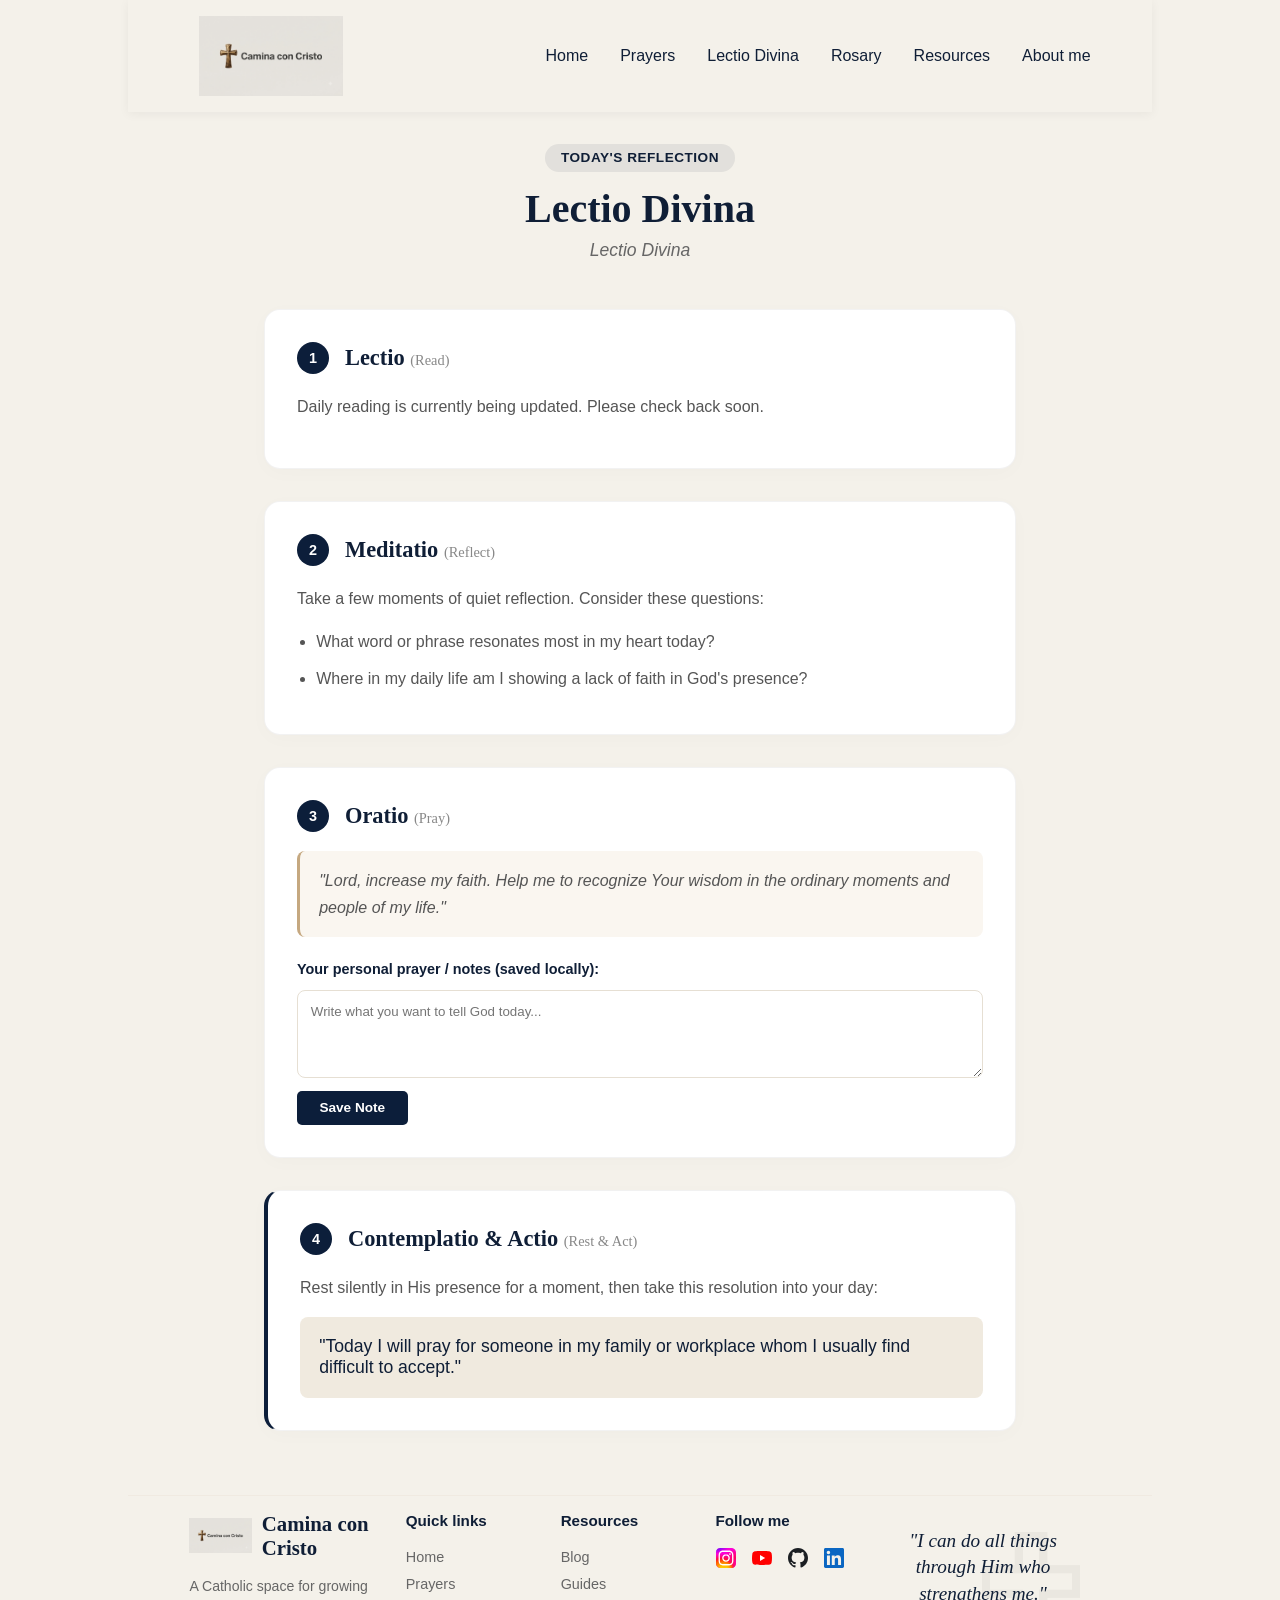
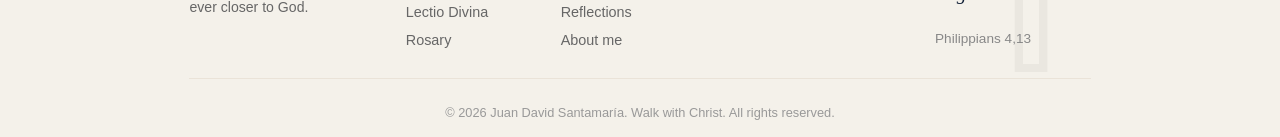
<file: lectio.html>
<!DOCTYPE html>
<html lang="en">
  <head>
    <meta charset="UTF-8" />
    <meta name="viewport" content="width=device-width, initial-scale=1.0" />
    <title>Lectio Divina - Daily Catholic Prayer</title>
    <link rel="stylesheet" href="./css/styles.css" />
    <link rel="stylesheet" href="./css/lectio.css">
  </head>
<body class="container">

  <!-- HEADER / NAVBAR -->
    <header class="item header-nav">
      <img
        src="/assets/images/logo/logo.png"
        alt="Walk with Cristo"
        class="header-logo"
      />
      <!-- Botón de hamburguesa que solo se verá en pantallas chicas -->
      <button class="menu-toggle" aria-label="Abrir menú">&#9776;</button>
      <nav class="header-nav-menu">
        <ul>
          <li><a href="./index.html">Home</a></li>
          <li><a href="./prayers.html">Prayers</a></li>
          <li><a href="./lectio.html">Lectio Divina</a></li>
          <li><a href="./rosary.html">Rosary</a></li>
          <li><a href="./resources.html">Resources</a></li>
          <li>
            <a href="https://jdsg.netlify.app/" target="_blank">About me</a>
          </li>
        </ul>
      </nav>
    </header>

  <main class="lectio-main">
    <!-- HERO SECTION -->
    <section class="lectio-hero">
      <span class="liturgical-badge" id="liturgical-date">Friday, XVII Week of Ordinary Time</span>
      <h1>Lectio Divina</h1>
      <p class="scripture-ref" id="gospel-ref">Matthew 13:54-58</p>
    </section>

    <!-- CONTAINER DE PASOS -->
    <div class="lectio-container">

      <!-- PASO 1: LECTIO -->
      <section class="lectio-step-card">
        <div class="step-header">
          <span class="step-number">1</span>
          <h2>Lectio <small>(Read)</small></h2>
        </div>
        <div class="step-content" id="gospel-text">
          <p>Jesus came to his native place and taught the people in their synagogue in such a way that they were astonished and said, "Where did this man get such wisdom and mighty deeds?"</p>
          <p>And they took offense at him. But Jesus said to them, "A prophet is not without honor except in his native place and in his own house." And he did not work many mighty deeds there because of their lack of faith.</p>
        </div>
      </section>

      <!-- PASO 2: MEDITATIO -->
      <section class="lectio-step-card">
        <div class="step-header">
          <span class="step-number">2</span>
          <h2>Meditatio <small>(Reflect)</small></h2>
        </div>
        <div class="step-content">
          <p>Take a few moments of quiet reflection. Consider these questions:</p>
          <ul class="reflection-list" id="meditation-questions">
            <li>What word or phrase resonates most in my heart today?</li>
            <li>Where in my daily life am I showing a lack of faith in God's presence?</li>
          </ul>
        </div>
      </section>

      <!-- PASO 3: ORATIO -->
      <section class="lectio-step-card">
        <div class="step-header">
          <span class="step-number">3</span>
          <h2>Oratio <small>(Pray)</small></h2>
        </div>
        <div class="step-content">
          <p class="guided-prayer" id="prayer-guide">
            "Lord, increase my faith. Help me to recognize Your wisdom in the ordinary moments and people of my life."
          </p>
          <div class="journal-box">
            <label for="personal-notes">Your personal prayer / notes (saved locally):</label>
            <textarea id="personal-notes" rows="4" placeholder="Write what you want to tell God today..."></textarea>
            <button id="save-notes-btn" class="btn-dark">Save Note</button>
          </div>
        </div>
      </section>

      <!-- PASO 4: CONTEMPLATIO -->
      <section class="lectio-step-card highlight-step">
        <div class="step-header">
          <span class="step-number">4</span>
          <h2>Contemplatio & Actio <small>(Rest & Act)</small></h2>
        </div>
        <div class="step-content">
          <p>Rest silently in His presence for a moment, then take this resolution into your day:</p>
          <blockquote class="action-resolution" id="action-resolution">
            "Today I will pray for someone in my family or workplace whom I usually find difficult to accept."
          </blockquote>
        </div>
      </section>

    </div>
  </main>

    <footer>
      <!-- Contenedor principal de las 5 columnas -->
      <div class="footer-container">
        <!-- Columna 1: Brand -->
        <div class="footer-col footer-brand">
          <div class="brand-header">
            <img src="/assets/images/logo/logo.png" alt="walk with Christ" />
            <h3>Camina con Cristo</h3>
          </div>
          <p>A Catholic space for growing ever closer to God.</p>
        </div>

        <!-- Columna 2: Quick Links -->
        <div class="footer-col">
          <h4>Quick links</h4>
          <ul>
            <li><a href="#home">Home</a></li>
            <li><a href="#prayers">Prayers</a></li>
            <li><a href="#lectio">Lectio Divina</a></li>
            <li><a href="#rosary">Rosary</a></li>
          </ul>
        </div>

        <!-- Columna 3: Resources -->
        <div class="footer-col">
          <h4>Resources</h4>
          <ul>
            <li>
              <a href="https://blogjdsg.netlify.app/" target="_blank">Blog</a>
            </li>
            <li><a href="#guides">Guides</a></li>
            <li><a href="#reflections">Reflections</a></li>
            <li>
              <a href="https://jdsg.netlify.app/" target="_blank">About me</a>
            </li>
          </ul>
        </div>

        <!-- Columna 4: Social Media -->
        <div class="footer-col">
          <h4>Follow me</h4>
          <ul class="social-links">
            <li>
              <a href=""
                ><img
                  src="/assets/images/icons/instagram-icon.svg"
                  alt="Instagram"
              /></a>
            </li>
            <li>
              <a href=""
                ><img src="/assets/images/icons/youtube.svg" alt="Youtube"
              /></a>
            </li>
            <li>
              <a href=""
                ><img src="/assets/images/icons/github_light.svg" alt="Github"
              /></a>
            </li>
            <li>
              <a href=""
                ><img src="/assets/images/icons/linkedin.svg" alt="Linkedin"
              /></a>
            </li>
          </ul>
        </div>

        <!-- Columna 5: Quote con la cruz de fondo -->
        <div class="footer-col footer-quote">
          <blockquote>
            "I can do all things through Him who strengthens me."
          </blockquote>
          <p class="quote-author">Philippians 4,13</p>
          <!-- Imagen de la cruz posicionada en marca de agua -->
          <img
            src="/assets/images/icons/cross.png"
            alt="cross watermark"
            class="watermark-cross"
          />
        </div>
      </div>

      <!-- Barra de copyright inferior -->
      <div class="footer-bottom">
        <small
          >© 2026 Juan David Santamaría. Walk with Christ. All rights
          reserved.</small
        >
      </div>
    </footer>
<script src="./assets/js/lectio.js"></script>
</body>
</html>
</file>
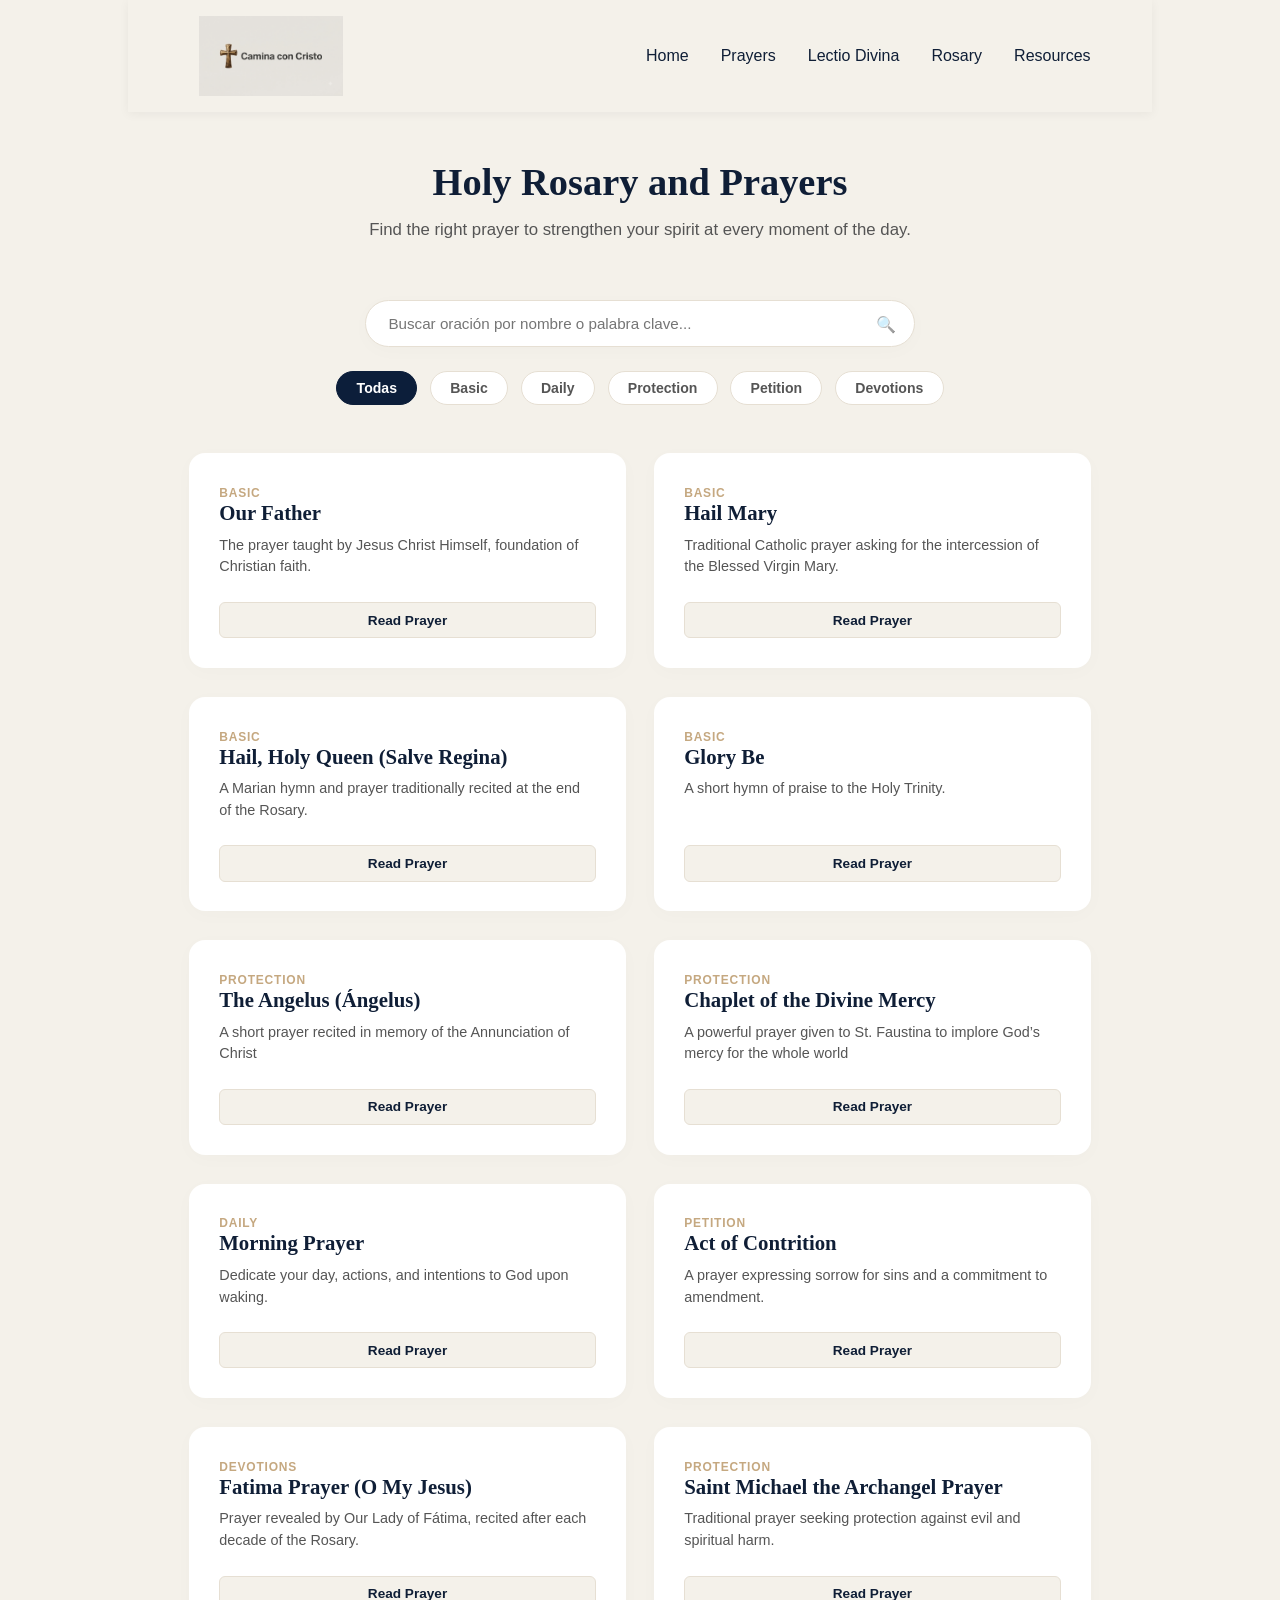
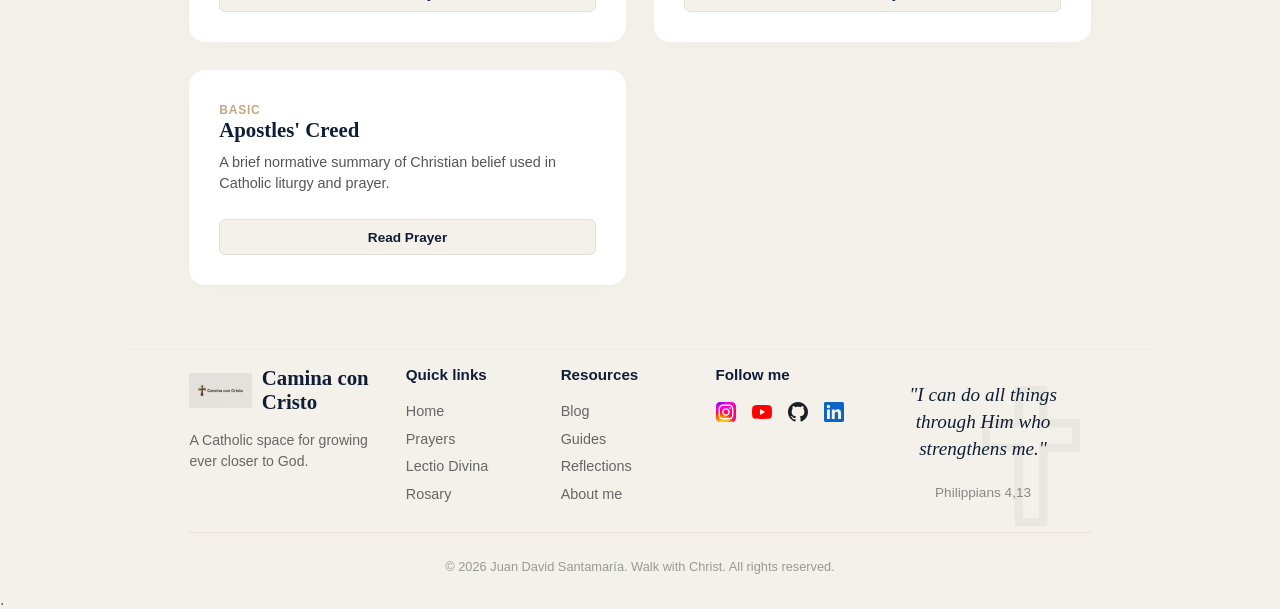
<file: prayers.html>
<!DOCTYPE html>
<html lang="es">
<head>
    <meta charset="UTF-8">
    <meta name="viewport" content="width=device-width, initial-scale=1.0">
    <title>Prayers | Camina con Cristo</title>
    
    <!-- 1. Estilos Globales de la App -->
    <link rel="stylesheet" href="./css/styles.css">
    
    <!-- 2. Complemento exclusivo de esta vista -->
    <link rel="stylesheet" href="./css/prayers.css">
</head>
<body>

    <div class="container">
        
        <!-- HEADER IDENTICO AL INDEX -->
        <header class="header-nav">
            <a href="index.html">
                <img src="assets/images/logo/logo.png" alt="Walk with Cristo Logo" class="header-logo">
            </a>
            <button class="menu-toggle" id="menuToggle" aria-label="Abrir menú">☰</button>
            <nav class="header-nav-menu" id="navMenu">
                <ul>
                    <li><a href="./index.html">Home</a></li>
                    <li><a href="./prayers.html" class="active">Prayers</a></li>
                    <li><a href="./lectio.html">Lectio Divina</a></li>
                    <li><a href="./rosary.html">Rosary</a></li>
                    <li><a href="./resources.html">Resources</a></li>
                </ul>
            </nav>
        </header>

        <!-- MAIN CONTENT -->
        <main>
            <section class="prayers-hero">
                <h1>Holy Rosary and Prayers</h1>
                <p>Find the right prayer to strengthen your spirit at every moment of the day.</p>
            </section>

            <section class="controls-section">
                <div class="search-box">
                    <input type="text" id="searchInput" placeholder="Buscar oración por nombre o palabra clave...">
                    <span class="search-icon">🔍</span>
                </div>

                <div class="category-filters" id="categoryFilters">
                    <button class="filter-btn active" data-category="ALL">Todas</button>
                    <button class="filter-btn" data-category="Basic">Basic</button>
                    <button class="filter-btn" data-category="Daily">Daily</button>
                    <button class="filter-btn" data-category="Protection">Protection</button>
                    <button class="filter-btn" data-category="Petition">Petition</button>
                    <button class="filter-btn" data-category="Devotions">Devotions</button>
                </div>
            </section>

            <section class="prayers-dynamic-grid" id="prayersGrid">
                <!-- Se Inyectan con JS desde data.js -->
            </section>
        </main>

        <!-- FOOTER IDENTICO AL INDEX -->
    <footer>
        <!-- Contenedor principal de las 5 columnas -->
        <div class="footer-container">

            <!-- Columna 1: Brand -->
            <div class="footer-col footer-brand">
                <div class="brand-header">
                    <img src="/assets/images/logo/logo.png" alt="walk with Christ">
                    <h3>Camina con Cristo</h3>
                </div>
                <p>A Catholic space for growing ever closer to God.</p>
            </div>

            <!-- Columna 2: Quick Links -->
            <div class="footer-col">
                <h4>Quick links</h4>
                <ul>
                    <li><a href="#home">Home</a></li>
                    <li><a href="#prayers">Prayers</a></li>
                    <li><a href="#lectio">Lectio Divina</a></li>
                    <li><a href="#rosary">Rosary</a></li>
                </ul>
            </div>

            <!-- Columna 3: Resources -->
            <div class="footer-col">
                <h4>Resources</h4>
                <ul>
                    <li><a href="https://blogjdsg.netlify.app/" target="_blank">Blog</a></li>
                    <li><a href="#guides">Guides</a></li>
                    <li><a href="#reflections">Reflections</a></li>
                    <li><a href="https://jdsg.netlify.app/" target="_blank">About me</a></li>
                </ul>
            </div>

            <!-- Columna 4: Social Media -->
            <div class="footer-col">
                <h4>Follow me</h4>
                <ul class="social-links">
                    <li><a href=""><img src="/assets/images/icons/instagram-icon.svg" alt="Instagram"></a></li>
                    <li><a href=""><img src="/assets/images/icons/youtube.svg" alt="Youtube"></a></li>
                    <li><a href=""><img src="/assets/images/icons/github_light.svg" alt="Github"></a></li>
                    <li><a href=""><img src="/assets/images/icons/linkedin.svg" alt="Linkedin"></a></li>
                </ul>
            </div>

            <!-- Columna 5: Quote con la cruz de fondo -->
            <div class="footer-col footer-quote">
                <blockquote>"I can do all things through Him who strengthens me."</blockquote>
                <p class="quote-author">Philippians 4,13</p>
                <!-- Imagen de la cruz posicionada en marca de agua -->
                <img src="/assets/images/icons/cross.png" alt="cross watermark" class="watermark-cross">
            </div>

        </div>

        <!-- Barra de copyright inferior -->
        <div class="footer-bottom">
            <small>© 2026 Juan David Santamaría. Walk with Christ. All rights reserved.</small>
        </div>
    </footer>

    </div>

    <!-- MODAL DE LECTURA -->
    <div class="modal-overlay" id="prayerModal">
        <div class="modal-card">
            <button class="modal-close" id="modalClose">&times;</button>
            <header class="modal-header">
                <span class="badge" id="modalCategory">Categoría</span>
                <h2 id="modalTitle">Título</h2>
            </header>
            <div class="modal-body" id="modalBody"></div>
            <footer class="modal-footer">
                <button class="action-btn" id="copyBtn">📋 Copiar texto</button>
            </footer>
        </div>
    </div>
<script type="module" src="./assets/js/prayers.js"></script>. 
</body>
</html>
</file>
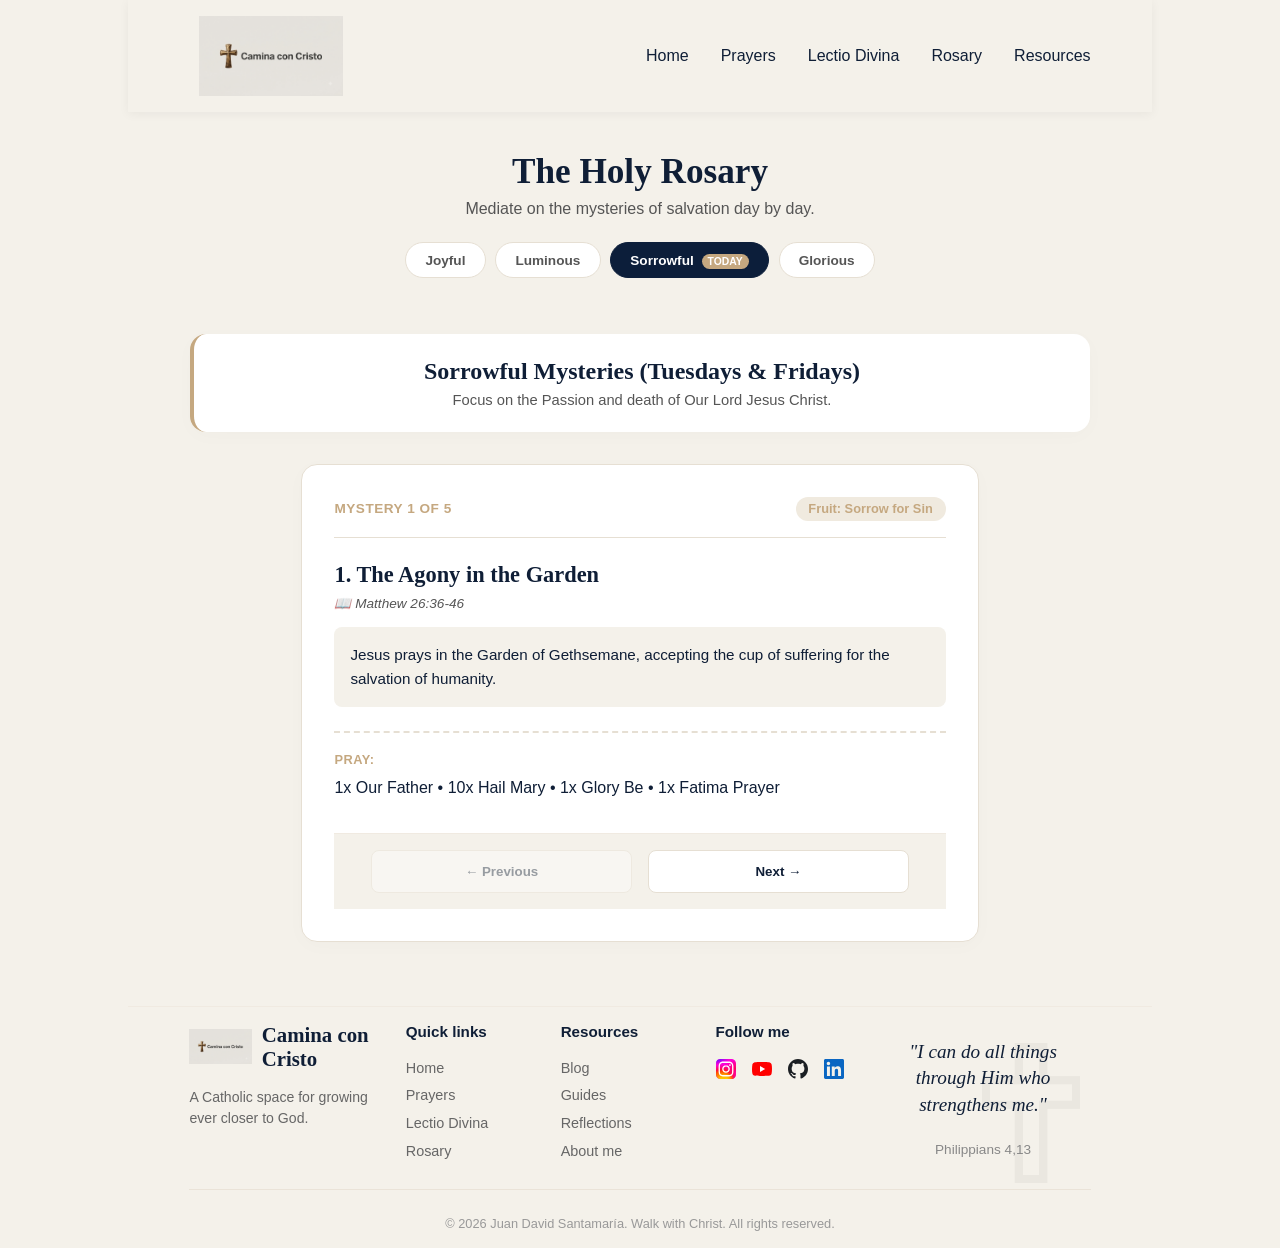
<file: rosary.html>
<!DOCTYPE html>
<html lang="es">
<head>
    <meta charset="UTF-8">
    <meta name="viewport" content="width=device-width, initial-scale=1.0">
    <title>Holy Rosary | Walk with Cristo</title>
    
    <!-- 1. Estilos Globales -->
    <link rel="stylesheet" href="./css/styles.css">
    
    <!-- 2. Complemento del Rosario -->
    <link rel="stylesheet" href="./css/rosary.css">
</head>
<body>

    <div class="container">
        
        <!-- HEADER / NAVBAR -->
        <header class="header-nav">
            <a href="index.html">
                <img src="assets/images/logo/logo.png" alt="Walk with Cristo Logo" class="header-logo">
            </a>
            <button class="menu-toggle" id="menuToggle" aria-label="Abrir menú">☰</button>
            <nav class="header-nav-menu" id="navMenu">
                <ul>
                    <li><a href="./index.html">Home</a></li>
                    <li><a href="./prayers.html">Prayers</a></li>
                    <li><a href="./lectio.html">Lectio Divina</a></li>
                    <li><a href="./rosary.html" class="active">Rosary</a></li>
                    <li><a href="./resources.html">Resources</a></li>
                </ul>
            </nav>
        </header>

        <!-- MAIN CONTENT -->
        <main>
            <section class="rosary-hero">
                <h1>The Holy Rosary</h1>
                <p class="rosary-subtitle">Mediate on the mysteries of salvation day by day.</p>
                
                <!-- SELECTOR DE MISTERIOS -->
                <div class="mystery-selector" id="mysterySelector">
                    <button class="mystery-btn" data-mystery="joyful">
                        Joyful <span class="badge-today hidden" id="badge-joyful">Today</span>
                    </button>
                    <button class="mystery-btn" data-mystery="luminous">
                        Luminous <span class="badge-today hidden" id="badge-luminous">Today</span>
                    </button>
                    <button class="mystery-btn" data-mystery="sorrowful">
                        Sorrowful <span class="badge-today hidden" id="badge-sorrowful">Today</span>
                    </button>
                    <button class="mystery-btn" data-mystery="glorious">
                        Glorious <span class="badge-today hidden" id="badge-glorious">Today</span>
                    </button>
                </div>
            </section>

            <!-- INFORMACIÓN DEL MISTERIO SELECCIONADO -->
            <section class="active-mystery-info" id="mysteryInfo">
                <h2 id="mysteryTitle">Loading...</h2>
                <p id="mysteryDescription">...</p>
            </section>

            <!-- CONTENEDOR DEL STEPPER INTERACTIVO -->
            <section class="interactive-container" id="interactiveView">
                <article class="stepper-card">
                    <header class="stepper-header">
                        <span class="step-counter" id="stepCounter">Mystery 1 of 5</span>
                        <span class="fruit-tag" id="fruitTag">Fruit: Humility</span>
                    </header>
                    
                    <div class="stepper-body">
                        <h3 id="stepTitle">1st Mystery</h3>
                        <p class="scripture-ref" id="stepScripture">Scripture Reference</p>
                        
                        <div class="reflection-box" id="stepReflection">
                            Reflection text will appear here...
                        </div>

                        <div class="current-prayer-box">
                            <h4>Pray:</h4>
                            <p id="currentPrayerText">Our Father, Who art in heaven...</p>
                        </div>
                    </div>

                    <footer class="stepper-controls">
                        <button class="stepper-btn" id="prevStepBtn" disabled>← Previous</button>
                        <button class="stepper-btn" id="nextStepBtn">Next →</button>
                    </footer>
                </article>
            </section>
        </main>

        <!-- FOOTER -->
    <footer>
        <!-- Contenedor principal de las 5 columnas -->
        <div class="footer-container">

            <!-- Columna 1: Brand -->
            <div class="footer-col footer-brand">
                <div class="brand-header">
                    <img src="/assets/images/logo/logo.png" alt="walk with Christ">
                    <h3>Camina con Cristo</h3>
                </div>
                <p>A Catholic space for growing ever closer to God.</p>
            </div>

            <!-- Columna 2: Quick Links -->
            <div class="footer-col">
                <h4>Quick links</h4>
                <ul>
                    <li><a href="#home">Home</a></li>
                    <li><a href="#prayers">Prayers</a></li>
                    <li><a href="#lectio">Lectio Divina</a></li>
                    <li><a href="#rosary">Rosary</a></li>
                </ul>
            </div>

            <!-- Columna 3: Resources -->
            <div class="footer-col">
                <h4>Resources</h4>
                <ul>
                    <li><a href="https://blogjdsg.netlify.app/" target="_blank">Blog</a></li>
                    <li><a href="#guides">Guides</a></li>
                    <li><a href="#reflections">Reflections</a></li>
                    <li><a href="https://jdsg.netlify.app/" target="_blank">About me</a></li>
                </ul>
            </div>

            <!-- Columna 4: Social Media -->
            <div class="footer-col">
                <h4>Follow me</h4>
                <ul class="social-links">
                    <li><a href=""><img src="/assets/images/icons/instagram-icon.svg" alt="Instagram"></a></li>
                    <li><a href=""><img src="/assets/images/icons/youtube.svg" alt="Youtube"></a></li>
                    <li><a href=""><img src="/assets/images/icons/github_light.svg" alt="Github"></a></li>
                    <li><a href=""><img src="/assets/images/icons/linkedin.svg" alt="Linkedin"></a></li>
                </ul>
            </div>

            <!-- Columna 5: Quote con la cruz de fondo -->
            <div class="footer-col footer-quote">
                <blockquote>"I can do all things through Him who strengthens me."</blockquote>
                <p class="quote-author">Philippians 4,13</p>
                <!-- Imagen de la cruz posicionada en marca de agua -->
                <img src="/assets/images/icons/cross.png" alt="cross watermark" class="watermark-cross">
            </div>

        </div>

        <!-- Barra de copyright inferior -->
        <div class="footer-bottom">
            <small>© 2026 Juan David Santamaría. Walk with Christ. All rights reserved.</small>
        </div>
    </footer>

    </div>

    <!-- SCRIPT DEL MÓDULO ROSARIO -->
    <script type="module" src="assets/js/rosary.js"></script>
</body>
</html>
</file>
<file: css/styles.css>
:root {
    /* Colores base extraídos de la imagen */
    --color-fondo: #F4F1EA;
    /* Crema suave y cálido que se ve en el background general */
    --color-texto-dark: #0F1E36;
    /* Azul marino profundo (casi negro) usado en títulos y menús */
    --color-oro-bronce: #C5A880;
    /* Tono oro/bronce sagrado para la cruz y acentos importantes */

    /* Colores adicionales para botones y contenedores */
    --color-primary-button: #0C1E3A;
    /* El color azul oscuro del botón "Unirme al camino" */
    --color-primary-button-hover: #05101f;
    --color-blanco: #FFFFFF;
    /* Para las tarjetas y contenedores limpios */
    --color-texto-secundario: #555555;
    /* Gris para textos de párrafos legibles */

    /* NUEVO: grises que estaban sueltos por el archivo sin variable */
    --color-gris-medio: #666666;
    --color-gris-suave: #888888;
    --color-gris-claro-linea: #E6DFD3;
    /* línea del divider-cross */
    --color-icono-bg: #F0EADF;
    --color-prayer-card-bg: #FAF6F0;

    /* NUEVO: tipografías repetidas como string literal, ahora en variable */
    --font-titulo: 'Playfair Display', serif;
    --font-cuerpo: 'Segoe UI', Tahoma, Geneva, Verdana, sans-serif;

    /* NUEVO: valores que se repetían igual en varias tarjetas */
    --shadow-card: 0 4px 20px rgba(0, 0, 0, 0.02);
    --card-max-height: 340px;
    --section-padding: 1rem 6%;
    --radius-card: 16px;
}

* {
    margin: 0;
    padding: 0;
    box-sizing: border-box;
    /* Clave: evita que los bordes sumen tamaño al contenedor */
}
html{
    scroll-behavior: smooth;
}

body {
    background-color: var(--color-fondo);
    color: var(--color-texto-secundario);
    font-family: var(--font-cuerpo);
}

.container {
    display: grid;
    max-width: 1024px;
    margin: 0 auto;
    /* minmax evita que el header/footer colapsen si el texto es grande */
    /* 1fr (fracción) toma TODO el espacio restante de forma dinámica */
    grid-template-rows: minmax(60px, auto) 1fr minmax(60px, auto);
    /* min-height en vez de height fijo. Si hay mucho contenido, la página crece y no se rompe */
    min-height: 100vh;
    width: 100%;
    /* Evita bugs de scroll horizontal que a veces da el 100vw con el scrollbar */
}

/* Eliminado: .item { border: 5px solid #00bcd4; }
   Era una regla de debug (borde cian) que no aportaba nada al diseño final.
   Si la seguís usando en el HTML y la necesitás, avisame y la recupero. */

/* ==========================================================================
   HEADER / NAVIGATION SHIELD
   ========================================================================== */

.header-nav {
    display: flex;
    justify-content: space-between;
    /* Envía el logo a la izquierda y el menú a la derecha */
    align-items: center;
    /* Centra verticalmente el logo y los enlaces */
    padding: var(--section-padding);
    background-color: var(--color-fondo);
    box-shadow: 0 2px 10px rgba(0, 0, 0, 0.05);
    /* Sombra sutil inferior */
}

/* Por defecto en Desktop: Ocultamos el botón de hamburguesa */
.menu-toggle {
    display: none;
    background: none;
    border: none;
    font-size: 2rem;
    cursor: pointer;
    color: var(--color-texto-secundario);
}

/* El contenedor del menú (nav) */
.header-nav-menu {
    /* Ancho máximo para que en pantallas gigantes los enlaces no se dispersen demasiado */
    max-width: 700px;
    width: 100%;
}

.header-nav-menu ul {
    display: flex;
    justify-content: flex-end;
    /* Alinea los enlaces hacia la derecha */
    gap: 2rem;
    list-style: none;
    /* Mata los puntos negros por defecto de la lista (•) */
}

.header-logo {
    height: 80px;
    width: auto;
    object-fit: contain;
    /* Evita que la imagen se estire feo o se pixele */
    vertical-align: middle;
    margin-left: 10px;
}

.header-nav-menu a {
    text-decoration: none;
    color: var(--color-texto-dark);
    font-size: 1rem;
    font-weight: 500;
    transition: color 0.3s ease;
}

.header-nav-menu a:hover {
    color: var(--color-oro-bronce);
}


/* ==========================================================================
   HERO / SECTION MAIN
   ========================================================================== */
.hero {
    position: relative;
    overflow: hidden;
    min-height: 480px;
    display: flex;
    align-items: center;
}

.hero-image {
    position: absolute;
    inset: 0;
    width: 100%;
    height: 100%;
    object-fit: cover;
}

.hero-image img {
    width: 100%;
    height: 100%;
    object-fit: cover;
}

.hero-image::before {
    content: "";
    position: absolute;
    inset: 0;
    background: linear-gradient(to left,
            transparent 45%,
            rgba(255, 255, 255, .85) 75%,
            #ffffff 100%);
}

.hero::before {
    content: "";
    position: absolute;
    inset: 0;
    background: linear-gradient(90deg,
            var(--color-fondo) 0%,
            rgba(247, 242, 234, .98) 25%,
            rgba(247, 242, 234, .70) 45%,
            rgba(247, 242, 234, .25) 60%,
            transparent 80%);
    z-index: 1;
}

.hero-content {
    position: relative;
    z-index: 2;
    width: 50%;
    padding-left: 4rem;
    display: flex;
    flex-direction: column;
    gap: 1rem;
    /* Espaciado uniforme entre los elementos (H1, P, Botones) */
}

.hero-content h1 {
    font-size: 3rem;
    font-weight: 700;
    line-height: 1.1;
    margin-bottom: 0.5rem;
    color: var(--color-texto-dark);
    font-family: var(--font-titulo);
}

.hero-content h1 span {
    color: var(--color-oro-bronce);
}

.hero-content p {
    font-size: 1.1rem;
    line-height: 1.6;
    color: var(--color-texto-secundario);
    max-width: 90%;
    /* Evita que el texto se estire demasiado a lo ancho */
}

.hero-buttons {
    display: flex;
    align-items: center;
    gap: 1rem;
    margin-top: 1rem;
    margin-bottom: 1.5rem;
}

/* NUEVO: base compartida por TODOS los botones "dark" del sitio
   (antes .hero-buttons button:first-child y .btn-dark tenían las
   mismas 6 propiedades duplicadas). Ahora se agrupan acá y cada uno
   solo agrega lo que lo hace distinto (flecha, tamaño, hover). */
.hero-buttons a,
.btn-dark,
.btn-secondary {
    text-decoration: none; /* ELIMINA EL SUBRAYADO */
    font-weight: 600;
    border-radius: 5px;
    cursor: pointer;
    transition: all 0.3s ease;
    font-family: var(--font-cuerpo);
    padding: 0.8rem 2rem;
    font-size: 1rem;
}

.hero-buttons button {
    padding: 0.8rem 2rem;
    font-size: 1rem;
    text-transform: none;
}

.hero-buttons a:first-child,
.btn-dark {
    background-color: var(--color-primary-button);
    color: var(--color-blanco);
    border: none;
}

.hero-buttons a:first-child:hover,
.btn-dark:hover {
    background-color: var(--color-primary-button-hover);
}

.hero-buttons a:first-child::after {
    content: " \2192";
    /* Flecha -> */
    margin-left: 0.5rem;
    font-weight: bold;
}

.hero-buttons a:last-child {
    background-color: transparent;
    color: var(--color-texto-dark);
    border: 2px solid var(--color-texto-dark);
}

.hero-buttons a:last-child:hover {
    background-color: rgba(15, 30, 54, 0.05);
    border-color: var(--color-primary-button);
}

.hero-content p:last-child {
    font-size: 0.9rem;
    color: #777;
    display: flex;
    align-items: center;
    gap: 0.5rem;
}

.hero-content p:last-child::before {
    content: "\2764";
    /* Corazón negro relleno ❤ */
    color: #333;
    font-size: 1.1rem;
}


/* ==========================================================================
   FEATURE SECTION / TU CAMINO DIARIO CON DIOS
   ========================================================================== */

.feature {
    padding: var(--section-padding);
    background-color: var(--color-fondo);
    display: flex;
    flex-direction: column;
    align-items: center;
    gap: 3rem;
}

.feature h2 {
    font-family: var(--font-titulo);
    color: var(--color-texto-dark);
    font-size: 1.8rem;
    font-weight: 700;
    text-align: center;
}

.feature-grid {
    display: grid;
    grid-template-columns: repeat(4, 1fr);
    gap: 2rem;
    width: 100%;
    max-width: 1200px;
}

.feature-card {
    display: flex;
    align-items: center;
    gap: 1.2rem;
}

/* Estilos para envolver el link dentro del article */
.feature-card-link {
    display: flex;
    align-items: center;
    flex-direction: column;
    gap: 1.2rem;
    text-decoration: none;
    color: inherit;
    width: 100%;
    padding: 1rem;
    border-radius: 12px;
    transition: transform 0.2s ease, background-color 0.2s ease, box-shadow 0.2s ease;
}

/* Micro-interacción al pasar el mouse */
.feature-card-link:hover {
    transform: translateY(-4px);
    background-color: var(--color-blanco);
    box-shadow: var(--shadow-card);
}

.icon-container {
    background-color: var(--color-icono-bg);
    width: 70px;
    height: 70px;
    border-radius: 15px;
    display: flex;
    align-items: center;
    justify-content: center;
    flex-shrink: 0;
    /* Evita que el contenedor del icono se aplaste si el texto es largo */
}

.icon-container img {
    width: 35px;
    height: 35px;
    object-fit: contain;
}

.card-text {
    display: flex;
    flex-direction: column;
    gap: 0.3rem;
    text-align: center;
}

.card-text h3 {
    color: var(--color-texto-dark);
    font-size: 1.05rem;
    font-weight: 700;
    font-family: var(--font-cuerpo);
}

.card-text p {
    color: var(--color-gris-medio);
    font-size: 0.9rem;
    line-height: 1.3;
}

/* ==========================================================================
   DAILY FEATURED SECTION (HOY ES UN NUEVO DÍA / ORACIÓN)
   ========================================================================== */
.content-featured {
    padding: var(--section-padding);
    background-color: var(--color-fondo);
    display: grid;
    grid-template-columns: 2.1fr 1fr;
    /* Distribución asimétrica: 68% para la tarjeta grande, 32% para la oración */
    gap: 1.5rem;
    max-width: 1100px;
    margin: 0 auto;
}

.main-card-wrapper {
    background-color: var(--color-blanco);
    border-radius: var(--radius-card);
    display: flex;
    overflow: hidden;
    position: relative;
    box-shadow: var(--shadow-card);
    max-height: var(--card-max-height);
}

.content-card {
    width: 50%;
    padding: 2rem;
    display: flex;
    flex-direction: column;
    justify-content: center;
    z-index: 2;
    /* Por encima del desvanecimiento */
}

.card-image-bg {
    width: 50%;
    position: relative;
}

.card-image-bg img {
    width: 100%;
    height: 100%;
    object-fit: cover;
}

.card-image-bg::before {
    content: "";
    position: absolute;
    inset: 0;
    background: linear-gradient(to right, var(--color-blanco) 0%, rgba(255, 255, 255, 0) 40%);
    z-index: 1;
}

/* LIMPIEZA: acá había 6 redefiniciones sucesivas de .divider-cross
   (cada una un intento distinto para lograr "línea - cruz - línea").
   Solo la última se aplicaba realmente por cascada; el resto era
   código muerto. Se deja una única definición, funcional y clara. */
.divider-cross {
    text-align: center;
    position: relative;
    height: 20px;
    margin: 0.5rem 0;
}

.divider-cross::before {
    content: "";
    position: absolute;
    top: 50%;
    left: 0;
    right: 0;
    height: 1px;
    background-color: var(--color-gris-claro-linea);
    z-index: 1;
}

.divider-cross::after {
    content: "\2020";
    /* Cruz superpuesta que tapa la línea al centro */
    position: relative;
    z-index: 2;
    background-color: var(--color-blanco);
    padding: 0 10px;
    color: var(--color-oro-bronce);
    font-size: 1.2rem;
    font-family: var(--font-titulo);
}

.content-card h3,
.content-prayer-day h3 {
    font-family: var(--font-titulo);
    color: var(--color-texto-dark);
    font-size: 1.5rem;
    margin-bottom: 0.2rem;
}

.content-card blockquote {
    font-size: 0.95rem;
    color: var(--color-texto-dark);
    line-height: 1.4;
    font-style: normal;
    margin-bottom: 0.4rem;
}

.scripture-source {
    font-size: 0.85rem;
    color: var(--color-gris-suave);
    margin-bottom: 1.2rem;
}

/* Botón estilizado idéntico al Hero (props compartidas ahora arriba, ver .btn-dark) */
.btn-dark {
    padding: 0.6rem 1.4rem;
    font-size: 0.85rem;
    align-self: flex-start;
    /* Evita que el botón se estire a lo ancho */
}

.content-prayer-day {
    background-color: var(--color-blanco);
    border-radius: var(--radius-card);
    padding: 2rem 1.5rem;
    display: flex;
    flex-direction: column;
    align-items: center;
    text-align: center;
    justify-content: space-between;
    box-shadow: var(--shadow-card);
    max-height: var(--card-max-height);
}

.content-prayer-day p {
    color: var(--color-texto-dark);
    font-size: 0.95rem;
    line-height: 1.5;
    margin: auto 0;
    /* Centra el bloque verticalmente */
}

.bottom-cross::before {
    content: "\2020";
    color: var(--color-oro-bronce);
    font-size: 1.8rem;
    font-weight: 700;
}

/* ==========================================================================
   POPULAR PRAYERS SECTION (ORACIONES POPULARES)
   ========================================================================== */
.popular-prayers {
    padding: 3rem 6%;
    background-color: var(--color-fondo);
    display: flex;
    flex-direction: column;
    align-items: center;
    gap: 2.5rem;
    max-width: 1200px;
    margin: 0 auto;
}


.popular-prayers h2 {
    font-family: var(--font-titulo);
    color: var(--color-texto-dark);
    font-size: 1.8rem;
    font-weight: 700;
    text-align: center;
}

.prayers-grid {
    display: grid;
    grid-template-columns: repeat(5, 1fr);
    gap: 1.2rem;
    width: 100%;
}

.prayer-card {
    background-color: var(--color-prayer-card-bg);
    border-radius: 12px;
    padding: 2rem 1rem;
    display: flex;
    flex-direction: column;
    align-items: center;
    justify-content: center;
    gap: 1.5rem;
    transition: transform 0.2s ease, box-shadow 0.2s ease;
    cursor: pointer;
}

.prayer-card:hover {
    transform: translateY(-3px);
    box-shadow: 0 5px 15px rgba(0, 0, 0, 0.03);
}

.prayer-card img {
    height: 45px;
    width: auto;
    object-fit: contain;
}

.prayer-card p {
    color: var(--color-texto-dark);
    font-size: 0.95rem;
    font-weight: 700;
    font-family: var(--font-cuerpo);
    text-align: center;
    white-space: nowrap;
    /* Evita que el texto se rompa en dos líneas si es corto */
}

.popular-prayers .btn-dark {
    display: flex;
    /* necesario para que align-items funcione */
    align-items: center;
    justify-content: center;
    align-self: center;
    /* pisa el align-self: flex-start heredado, si lo querés centrado en el eje del padre */
}

/* ==========================================================================
   RESOURCES AND BLOG SECTION
   ========================================================================== */

.resources-blog {
    padding: 2rem 6%;
    background-color: var(--color-fondo);
    display: grid;
    /* Repartición asimétrica: 58% para recursos, 42% para blog */
    grid-template-columns: 1.4fr 1fr;
    gap: 2rem;
    max-width: 1200px;
    margin: 0 auto;
    align-items: start;
}

/* --- ESTILOS COMPARTIDOS POR AMBOS CONTENEDORES GRANDES --- */
.resource-container,
.blog-container {
    background-color: var(--color-blanco);
    border-radius: 16px;
    padding: 2rem;
    box-shadow: 0 4px 20px rgba(0, 0, 0, 0.01);
}

.resource-container h2,
.blog-header h2 {
    font-family: 'Playfair Display', serif;
    color: var(--color-texto-dark);
    font-size: 1.4rem;
    font-weight: 700;
    margin-bottom: 1.5rem;
}

/* --- BLOQUE RECURSOS (IZQUIERDA - VERTICAL) --- */
.resources-grid {
    display: grid;
    grid-template-columns: repeat(3, 1fr);
    /* 3 columnas perfectas */
    gap: 1rem;
}

.resource-item {
    background-color: var(--color-blanco);
    border: 1px solid #F5EFE6;
    /* Borde ultra sutil para simular la tarjeta interna */
    border-radius: 12px;
    overflow: hidden;
    display: flex;
    flex-direction: column;
}

.resource-item img {
    width: 100%;
    height: 120px;
    object-fit: cover;
    /* Recorta la foto sin deformarla */
}

.resource-text {
    padding: 1rem 0.8rem;
    display: flex;
    flex-direction: column;
    gap: 0.4rem;
}

.resource-text h3 {
    font-family: 'Segoe UI', sans-serif;
    color: var(--color-texto-dark);
    font-size: 1rem;
    font-weight: 700;
}

.resource-text p {
    color: #777777;
    font-size: 0.85rem;
    line-height: 1.4;
}

/* --- BLOQUE BLOG (DERECHA - HORIZONTAL) --- */
.blog-header {
    display: flex;
    justify-content: space-between;

}

.blog-link {
    color: var(--color-texto-dark);
    font-size: 0.85rem;
    font-weight: 600;
    text-decoration: underline;
}

.blog-item {
    display: flex;
    /* Alinea imagen a la izquierda, texto a la derecha */
    gap: 1.2rem;
    margin-bottom: 1.2rem;
    align-items: center;
}

.blog-item:last-of-type {
    margin-bottom: 0;
    /* Quita el margen al último para que no rompa el padding */
}

.blog-img-wrapper {
    width: 100px;
    height: 70px;
    border-radius: 8px;
    overflow: hidden;
    flex-shrink: 0;
    /* Evita que el contenedor de la imagen colapse */
}

.blog-img-wrapper img {
    width: 100%;
    height: 100%;
    object-fit: cover;
}


.blog-text {
    display: flex;
    flex-direction: column;
    gap: 0.2rem;
}

.blog-text h3 {
    color: var(--color-texto-dark);
    font-size: 0.95rem;
    font-weight: 700;
}

.blog-text p {
    color: #666666;
    font-size: 0.85rem;
    line-height: 1.4;
}

.blog-item-date {
    font-size: 0.78rem !important;
    color: #999999 !important;
    margin-top: 0.1rem;
}

/* ==========================================================================
   NEWSLETTER SECTION
   ========================================================================== */

.newsletter {
    background-color: #0F1E36;
    /* Azul oscuro profundo idéntico a la UI */
    border-radius: 16px;
    padding: 2.5rem 3.5rem;
    display: flex;
    justify-content: space-between;
    /* Empuja textos a la izquierda y form a la derecha */
    align-items: center;
    max-width: 1100px;
    margin: 2rem auto;
    /* Separa de la sección anterior y centra en la pantalla */
    gap: 2rem;
}

/* Contenedor izquierdo: Icono + Textos */
.newsletter-left {
    display: flex;
    align-items: center;
    gap: 1.5rem;
    flex: 1;
    /* Permite que tome el espacio disponible de forma fluida */
}

.newsletter-icon {
    width: 60px;
    height: 60px;
    object-fit: contain;
    flex-shrink: 0;
    /* Evita que el icono se deforme */
}

.newsletter-text {
    display: flex;
    flex-direction: column;
    gap: 0.3rem;
}

.newsletter-text h3 {
    color: var(--color-blanco);
    font-family: 'Playfair Display', serif;
    font-size: 1.5rem;
    font-weight: 600;
}

.newsletter-text p {
    color: #BACAD6;
    /* Gris azulado claro para excelente legibilidad sobre fondo oscuro */
    font-size: 0.9rem;
    line-height: 1.4;
    max-width: 420px;
    /* Evita que el párrafo se estire demasiado */
}

/* Contenedor derecho: Formulario */
.newsletter-form {
    display: flex;
    align-items: center;
    gap: 1rem;
    /* Espaciado entre el input y el botón */
    flex-shrink: 0;
}

/* El campo de texto para el correo */
#newsletter-email {
    background-color: var(--color-blanco);
    border: none;
    border-radius: 8px;
    padding: 0.9rem 1.2rem;
    font-size: 0.9rem;
    width: 320px;
    /* Ancho fijo para mantener la proporción de la maqueta */
    color: var(--color-texto-dark);
    outline: none;
}

#newsletter-email::placeholder {
    color: #999999;
}

/* Botón dorado / bronce */
.btn-gold {
    background-color: #D4A343;
    /* Dorado ocre de la imagen */
    color: var(--color-blanco);
    border: none;
    border-radius: 8px;
    padding: 0.9rem 2rem;
    font-size: 0.9rem;
    font-weight: 600;
    cursor: pointer;
    transition: background-color 0.2s ease;
    white-space: nowrap;
}

.btn-gold:hover {
    background-color: #B8872F;
    /* Oscurece sutilmente al pasar el cursor */
}

.newsletter-icon {
    width: 60px;
    height: 60px;
    object-fit: contain;
    flex-shrink: 0;

    /* HACK: Convierte el icono negro a blanco de forma nativa */
    filter: invert(100%) brightness(200%);
}

/* ==========================================================================
   FOOTER COMPONENT
   ========================================================================== */

footer {
    background-color: var(--color-fondo);
    /* Crema de fondo */
    padding: 1rem 6% 1rem 6%;
    border-top: 1px solid #F0EAE1;
    font-family: 'Segoe UI', sans-serif;
}

/* Contenedor Grid para distribuir las 5 columnas */
.footer-container {
    display: grid;
    /* La primera y última columna toman más espacio; las del medio son iguales */
    grid-template-columns: 1.2fr 0.8fr 0.8fr 0.8fr 1.4fr;
    gap: 2rem;
    max-width: 1200px;
    margin: 0 auto;
    align-items: start;
}

.footer-col {
    display: flex;
    flex-direction: column;
    gap: 1rem;
}

/* --- COLUMNA 1: LOGO Y TEXTO --- */
.brand-header {
    display: flex;
    align-items: center;
    gap: 0.6rem;
}

.brand-header img {
    height: 35px;
    width: auto;
}

.brand-header h3 {
    font-family: 'Playfair Display', serif;
    color: var(--color-texto-dark);
    font-size: 1.3rem;
    font-weight: 700;
}

.footer-brand p {
    color: #666666;
    font-size: 0.88rem;
    line-height: 1.5;
    max-width: 240px;
}

/* --- COLUMNAS 2 y 3: LISTAS DE ENLACES --- */
.footer-col h4 {
    color: var(--color-texto-dark);
    font-size: 0.95rem;
    font-weight: 700;
    margin-bottom: 0.2rem;
}

.footer-col ul {
    list-style: none;
    padding: 0;
    margin: 0;
    display: flex;
    flex-direction: column;
    gap: 0.6rem;
}

.footer-col ul li a {
    color: #666666;
    text-decoration: none;
    font-size: 0.9rem;
    transition: color 0.2s ease;
}

.footer-col ul li a:hover {
    color: var(--color-oro-bronce);
}

/* --- COLUMNA 4: REDES SOCIALES --- */
.social-links {
    flex-direction: row !important;
    /* Rompe la lista vertical a horizontal */
    gap: 1rem !important;
}

.social-links img {
    width: 20px;
    height: 20px;
    object-fit: contain;
    transition: transform 0.2s ease;
}

.social-links img:hover {
    transform: scale(1.15);
}

/* --- COLUMNA 5: CITA CON MARCA DE AGUA --- */
.footer-quote {
    position: relative;
    /* Base para posicionar la cruz de fondo */
    text-align: center;
    padding: 1rem;
    justify-content: center;
    align-items: center;
}

.footer-quote blockquote {
    font-family: 'Playfair Display', serif;
    color: var(--color-texto-dark);
    font-size: 1.2rem;
    line-height: 1.4;
    font-style: italic;
    z-index: 2;
    /* Por encima de la cruz */
    max-width: 280px;
}

.quote-author {
    font-size: 0.85rem;
    color: #888888;
    margin-top: 0.4rem;
    z-index: 2;
}

/* El hack de la marca de agua con la cruz */
.watermark-cross {
    position: absolute;
    right: -10px;
    bottom: -10px;
    height: 140px;
    width: auto;
    opacity: 0.04;
    /* Opacidad ultra baja para que simule el fondo de la imagen */
    pointer-events: none;
    /* Evita que estorbe al clickear texto */
    z-index: 1;
}

/* --- BARRA INFERIOR DE COPYRIGHT --- */
.footer-bottom {
    margin-top: 1rem;
    border-top: 1px solid #EAE3D8;
    padding-top: 1.5rem;
    text-align: center;
}

.footer-bottom small {
    color: #999999;
    font-size: 0.8rem;
}


/* Reutilizamos el fondo y estructura modal */
.prayer-modal-content {
    background-color: #ffffff;
    width: 90%;
    max-width: 550px;
    border-radius: 12px;
    padding: 2rem;
    position: relative;
    box-shadow: 0 10px 30px rgba(0,0,0,0.3);
}

/* ==========================================================================
   MODAL DE ORACIONES (HOME)
   ========================================================================== */

/* Contenedor Overlay que cubre toda la pantalla */
.video-modal,
.prayer-modal {
    position: fixed;
    top: 0;
    left: 0;
    width: 100vw;
    height: 100vh;
    background-color: rgba(0, 0, 0, 0.75); /* Fondo oscuro semitransparente */
    backdrop-filter: blur(4px);            /* Difuminado suave */
    z-index: 99999;                        /* Queda por encima de todo el sitio */
    display: none;                         /* Oculto por defecto */
    justify-content: center;
    align-items: center;
    padding: 1rem;
}

/* Estado activo cuando JS lo abre */
.video-modal.open,
.prayer-modal.open {
    display: flex !important;
}

/* Tarjeta interna del Modal */
.prayer-modal-content {
    background-color: var(--color-blanco);
    width: 90%;
    max-width: 550px;
    border-radius: var(--radius-card, 12px);
    padding: 2.5rem 2rem 2rem 2rem;
    position: relative;
    box-shadow: 0 10px 30px rgba(0, 0, 0, 0.3);
    max-height: 90vh;
    overflow-y: auto; /* Scroll si el texto de la oración es muy largo */
}

/* Botón de cierre 'X' */
.close-video-modal {
    position: absolute;
    top: 15px;
    right: 20px;
    background: transparent;
    border: none;
    font-size: 2rem;
    font-weight: bold;
    color: var(--color-texto-dark);
    cursor: pointer;
    line-height: 1;
    transition: color 0.2s ease;
}

.close-video-modal:hover {
    color: var(--color-oro-bronce);
}

/* Ajuste Responsive para Celulares */
@media (max-width: 600px) {
    .prayer-modal-content {
        padding: 2rem 1.2rem 1.5rem 1.2rem;
    }
}




/* ==========================================================================
   MEDIA QUERY: PANTALLAS MENORES A 780px (Tablets y Móviles)
   ========================================================================== */
@media (max-width: 780px) {

    .menu-toggle {
        display: block;
        max-width: 320px;
    }

    .header-nav-menu {
        display: none;
        /* Oculto por defecto hasta que pinchen la hamburguesa */
        max-width: 320px;
        position: absolute;
        top: 70px;
        left: 0;
        width: 100%;
        background-color: var(--color-fondo);
        box-shadow: 0px 4px 10px rgba(0, 0, 0, 0.1);
        z-index: 100;
        /* Asegura que quede por encima de las imágenes del main */
    }

    .header-nav-menu ul {
        flex-direction: column;
        align-items: center;
        padding: 2rem 0;
        gap: 1.5rem;
    }

    /* Clase utilitaria para cuando el menú esté activo (se activa con JavaScript) */
    .header-nav-menu.active {
        display: block;
    }
}

@media (max-width: 1024px) {

    .feature-grid {
        grid-template-columns: repeat(2, 1fr);
        gap: 2.5rem;
    }

    .prayers-grid {
        grid-template-columns: repeat(3, 1fr);
        gap: 1.5rem;
    }

    .resources-blog {
        grid-template-columns: 1fr;
        /* Colapsa a una sola columna vertical */
    }

    .footer-container {
        grid-template-columns: repeat(3, 1fr);
        /* Pasa a 3 columnas en tablets */
        gap: 3rem 1.5rem;
    }

    .footer-quote {
        grid-column: span 2;
        /* La cita se estira para ocupar espacio libre */
        text-align: left;
        align-items: flex-start;
    }

    .watermark-cross {
        right: 20px;
    }
}

@media (max-width: 600px) {

    .feature-grid {
        grid-template-columns: 1fr;
        gap: 2rem;
    }

    .prayers-grid {
        grid-template-columns: repeat(2, 1fr);
        gap: 1rem;
    }

    .prayer-card {
        padding: 1.5rem 0.5rem;
    }

    .footer-container {
        grid-template-columns: 1fr;
        /* Una sola columna en celulares */
        gap: 2rem;
        text-align: center;
        justify-items: center;
    }

    .brand-header,
    .footer-quote {
        align-items: center;
        text-align: center;
    }

    .footer-quote {
        grid-column: span 1;
    }

    .watermark-cross {
        left: 50%;
        transform: translateX(-50%);
        bottom: 0;
    }
}


/* --- RESPONSIVE --- */
@media (max-width: 900px) {
    .content-featured {
        grid-template-columns: 1fr;
        /* Colapsa a una sola columna en pantallas pequeñas */
    }

    .main-card-wrapper {
        flex-direction: column;
    }

    .content-card,
    .card-image-bg {
        width: 100%;
    }

    .card-image-bg {
        height: 250px;
    }

    .card-image-bg::before {
        background: linear-gradient(to bottom, var(--color-blanco) 0%, rgba(255, 255, 255, 0) 50%);
    }
}

@media (max-width: 650px) {
    .resources-grid {
        grid-template-columns: 1fr;
        /* Tarjetas de recursos una debajo de otra en celulares */
    }

    .blog-item {
        flex-direction: column;
        /* El ítem del blog se vuelve vertical en pantallas muy chicas */
        align-items: flex-start;
    }

    .blog-img-wrapper {
        width: 100%;
        height: 150px;
    }
}

@media (max-width: 968px) {
    .newsletter {
        flex-direction: column;
        /* Se apila verticalmente en pantallas medianas */
        text-align: center;
        padding: 2.5rem 2rem;
    }

    .newsletter-left {
        flex-direction: column;
        /* Icono arriba, texto abajo */
        justify-content: center;
    }

    .newsletter-text p {
        max-width: 100%;
    }

    .newsletter-form {
        width: 100%;
        flex-direction: column;
        /* Input y botón uno abajo del otro en móviles */
    }

    #newsletter-email {
        width: 100%;
        /* Toma todo el ancho disponible */
    }

    .btn-gold {
        width: 100%;
        /* Botón de ancho completo para facilitar clics en móviles */
    }
}
</file>
<file: css/lectio.css>
/* ==========================================================================
   LECTIO DIVINA PAGE STYLES
   ========================================================================== */

.lectio-main {
    max-width: 800px;
    margin: 0 auto;
    padding: 2rem 1.5rem 4rem 1.5rem;
}

.lectio-hero {
    text-align: center;
    margin-bottom: 3rem;
}

.liturgical-badge {
    display: inline-block;
    background-color: rgba(15, 30, 54, 0.08);
    color: var(--color-texto-dark);
    padding: 0.4rem 1rem;
    border-radius: 20px;
    font-size: 0.85rem;
    font-weight: 600;
    text-transform: uppercase;
    letter-spacing: 0.5px;
    margin-bottom: 0.8rem;
}

.lectio-hero h1 {
    font-family: var(--font-titulo);
    font-size: 2.5rem;
    color: var(--color-texto-dark);
    margin-bottom: 0.5rem;
}

.scripture-ref {
    font-size: 1.1rem;
    color: var(--color-gris-medio);
    font-style: italic;
}

/* Layout de Tarjetas de Pasos */
.lectio-container {
    display: flex;
    flex-direction: column;
    gap: 2rem;
}

.lectio-step-card {
    background-color: var(--color-blanco);
    border-radius: var(--radius-card);
    padding: 2rem;
    box-shadow: var(--shadow-card);
    border: 1px solid rgba(0, 0, 0, 0.05);
}

.highlight-step {
    border-left: 4px solid var(--color-primary-button);
}

.step-header {
    display: flex;
    align-items: center;
    gap: 1rem;
    margin-bottom: 1.2rem;
}

.step-number {
    background-color: var(--color-primary-button);
    color: var(--color-blanco);
    width: 32px;
    height: 32px;
    border-radius: 50%;
    display: flex;
    align-items: center;
    justify-content: center;
    font-weight: bold;
    font-size: 0.9rem;
}

.step-header h2 {
    font-family: var(--font-titulo);
    font-size: 1.4rem;
    color: var(--color-texto-dark);
    margin: 0;
}

.step-header h2 small {
    font-size: 0.9rem;
    color: var(--color-gris-suave);
    font-weight: normal;
}

.step-content p {
    line-height: 1.7;
    color: var(--color-texto-secundario);
    margin-bottom: 1rem;
}

.reflection-list {
    padding-left: 1.2rem;
    line-height: 1.8;
}

.reflection-list li {
    margin-bottom: 0.5rem;
    color: var(--color-texto-secundario);
}

.guided-prayer {
    font-style: italic;
    background-color: var(--color-prayer-card-bg);
    padding: 1rem 1.2rem;
    border-radius: 8px;
    border-left: 3px solid var(--color-oro-bronce);
}

/* Journaling Box */
.journal-box {
    margin-top: 1.5rem;
    display: flex;
    flex-direction: column;
    gap: 0.8rem;
}

.journal-box label {
    font-size: 0.9rem;
    font-weight: 600;
    color: var(--color-texto-dark);
}

.journal-box textarea {
    width: 100%;
    padding: 0.8rem;
    border-radius: 8px;
    border: 1px solid var(--color-gris-claro-linea);
    font-family: var(--font-cuerpo);
    resize: vertical;
    outline: none;
}

.journal-box textarea:focus {
    border-color: var(--color-primary-button);
}

.action-resolution {
    font-size: 1.1rem;
    font-weight: 500;
    color: var(--color-texto-dark);
    background-color: var(--color-icono-bg);
    padding: 1.2rem;
    border-radius: 8px;
    margin: 0;
}
</file>
<file: css/prayers.css>
/* ==========================================================================
   PRAYERS MODULE (COMPLEMENTO DE INDEX.CSS)
   Reutiliza las variables globales: --color-fondo, --color-texto-dark,
   --color-oro-bronce, --color-blanco, --font-titulo, etc.
   ========================================================================== */

/* --- HERO DE LA VISTA DE ORACIONES --- */
.prayers-hero {
    text-align: center;
    padding: 3rem 6% 1.5rem;
    max-width: 900px;
    margin: 0 auto;
}

.prayers-hero h1 {
    font-family: var(--font-titulo);
    font-size: 2.4rem;
    color: var(--color-texto-dark);
    margin-bottom: 0.8rem;
}

.prayers-hero p {
    color: var(--color-texto-secundario);
    font-size: 1.05rem;
    line-height: 1.6;
}

/* --- BUSCADOR Y FILTROS POR CATEGORÍA --- */
.controls-section {
    display: flex;
    flex-direction: column;
    align-items: center;
    gap: 1.5rem;
    margin: 2rem auto;
    padding: 0 6%;
    max-width: 1100px;
}

.search-box {
    position: relative;
    width: 100%;
    max-width: 550px;
}

.search-box input {
    width: 100%;
    padding: 0.9rem 3rem 0.9rem 1.4rem;
    border: 1px solid var(--color-gris-claro-linea);
    border-radius: 30px;
    font-size: 0.95rem;
    font-family: var(--font-cuerpo);
    background-color: var(--color-blanco);
    color: var(--color-texto-dark);
    box-shadow: var(--shadow-card);
    outline: none;
    transition: all 0.3s ease;
}

.search-box input:focus {
    border-color: var(--color-oro-bronce);
    box-shadow: 0 0 0 3px rgba(197, 168, 128, 0.25);
}

.search-icon {
    position: absolute;
    right: 1.2rem;
    top: 50%;
    transform: translateY(-50%);
    pointer-events: none;
    font-size: 1rem;
    opacity: 0.6;
}

.category-filters {
    display: flex;
    flex-wrap: wrap;
    gap: 0.8rem;
    justify-content: center;
}

.filter-btn {
    background-color: var(--color-blanco);
    border: 1px solid var(--color-gris-claro-linea);
    color: var(--color-texto-secundario);
    padding: 0.5rem 1.2rem;
    border-radius: 20px;
    font-size: 0.88rem;
    font-weight: 600;
    font-family: var(--font-cuerpo);
    cursor: pointer;
    transition: all 0.25s ease;
}

.filter-btn:hover,
.filter-btn.active {
    background-color: var(--color-primary-button);
    color: var(--color-blanco);
    border-color: var(--color-primary-button);
}

/* --- GRID Y TARJETAS DINÁMICAS --- */
.prayers-dynamic-grid {
    display: grid;
    grid-template-columns: repeat(auto-fill, minmax(300px, 1fr));
    gap: 1.8rem;
    padding: 1rem 6% 4rem;
    max-width: 1200px;
    margin: 0 auto;
}

.prayer-dynamic-card {
    background-color: var(--color-blanco);
    border-radius: var(--radius-card);
    padding: 1.8rem;
    box-shadow: var(--shadow-card);
    display: flex;
    flex-direction: column;
    justify-content: space-between;
    transition: transform 0.25s ease, box-shadow 0.25s ease, border-color 0.25s ease;
    border: 1px solid transparent;
}

.prayer-dynamic-card:hover {
    transform: translateY(-4px);
    box-shadow: 0 8px 25px rgba(0, 0, 0, 0.06);
    border-color: var(--color-oro-bronce);
}

.card-tag {
    align-self: flex-start;
    font-size: 0.75rem;
    text-transform: uppercase;
    letter-spacing: 0.8px;
    font-weight: 700;
    color: var(--color-oro-bronce);
    margin-bottom: 0.8rem;
}

.prayer-dynamic-card h3 {
    font-family: var(--font-titulo);
    color: var(--color-texto-dark);
    font-size: 1.3rem;
    margin-bottom: 0.6rem;
}

.prayer-dynamic-card p {
    color: var(--color-texto-secundario);
    font-size: 0.9rem;
    line-height: 1.5;
    margin-bottom: 1.5rem;
    flex-grow: 1;
}

/* --- MODAL ACCESIBLE DE LECTURA --- */
.modal-overlay {
    position: fixed;
    inset: 0;
    background: rgba(15, 30, 54, 0.5); /* Usando tono dark con opacidad */
    backdrop-filter: blur(4px);
    display: flex;
    align-items: center;
    justify-content: center;
    opacity: 0;
    pointer-events: none;
    transition: opacity 0.3s ease;
    z-index: 1000;
    padding: 1rem;
}

.modal-overlay.active {
    opacity: 1;
    pointer-events: all;
}

.modal-card {
    background-color: var(--color-blanco);
    width: 100%;
    max-width: 620px;
    max-height: 85vh;
    border-radius: var(--radius-card);
    padding: 2.2rem;
    position: relative;
    display: flex;
    flex-direction: column;
    box-shadow: 0 10px 30px rgba(0, 0, 0, 0.15);
    transform: translateY(20px);
    transition: transform 0.3s ease;
}

.modal-overlay.active .modal-card {
    transform: translateY(0);
}

.modal-close {
    position: absolute;
    top: 1.2rem;
    right: 1.5rem;
    background: none;
    border: none;
    font-size: 1.8rem;
    cursor: pointer;
    color: var(--color-gris-medio);
    transition: color 0.2s ease;
}

.modal-close:hover {
    color: var(--color-texto-dark);
}

.modal-header {
    margin-bottom: 1rem;
}

.modal-header h2 {
    font-family: var(--font-titulo);
    color: var(--color-texto-dark);
    font-size: 1.6rem;
    margin-top: 0.4rem;
}

.badge {
    background-color: var(--color-icono-bg);
    color: var(--color-oro-bronce);
    padding: 0.2rem 0.8rem;
    border-radius: 12px;
    font-size: 0.78rem;
    font-weight: 700;
    text-transform: uppercase;
}

.modal-body {
    margin: 1rem 0;
    overflow-y: auto;
    padding-right: 0.5rem;
}

.modal-body p {
    margin-bottom: 1.2rem;
    font-size: 1rem;
    line-height: 1.7;
    color: var(--color-texto-dark);
}

.modal-footer {
    display: flex;
    gap: 0.8rem;
    border-top: 1px solid var(--color-gris-claro-linea);
    padding-top: 1.2rem;
}

.action-btn {
    background-color: var(--color-fondo);
    border: 1px solid var(--color-gris-claro-linea);
    color: var(--color-texto-dark);
    padding: 0.6rem 1.2rem;
    border-radius: 6px;
    cursor: pointer;
    font-weight: 600;
    font-size: 0.85rem;
    font-family: var(--font-cuerpo);
    transition: all 0.2s ease;
}

.action-btn:hover {
    background-color: var(--color-gris-claro-linea);
}

/* --- RESPONSIVE ADJUSTMENTS --- */
@media (max-width: 600px) {
    .prayers-hero h1 {
        font-size: 1.8rem;
    }
    
    .prayers-dynamic-grid {
        grid-template-columns: 1fr;
    }
    
    .modal-card {
        padding: 1.5rem;
    }
}
</file>
<file: css/rosary.css>
/* ==========================================================================
   ROSARY MODULE (COMPLEMENTO DE INDEX.CSS)
   ========================================================================== */

/* --- HERO & SELECTOR DE MISTERIOS --- */
.rosary-hero {
    text-align: center;
    padding: 2.5rem 6% 1.5rem;
    max-width: 900px;
    margin: 0 auto;
}

.rosary-hero h1 {
    font-family: var(--font-titulo);
    font-size: 2.2rem;
    color: var(--color-texto-dark);
    margin-bottom: 0.5rem;
}

.rosary-subtitle {
    color: var(--color-texto-secundario);
    font-size: 1rem;
    margin-bottom: 1.5rem;
}

/* Selector de Misterios */
.mystery-selector {
    display: flex;
    justify-content: center;
    gap: 0.6rem;
    flex-wrap: wrap;
    margin-bottom: 2rem;
}

.mystery-btn {
    background-color: var(--color-blanco);
    border: 1px solid var(--color-gris-claro-linea);
    color: var(--color-texto-secundario);
    padding: 0.6rem 1.2rem;
    border-radius: 20px;
    font-size: 0.85rem;
    font-weight: 600;
    cursor: pointer;
    transition: all 0.25s ease;
}

.mystery-btn:hover,
.mystery-btn.active {
    background-color: var(--color-primary-button);
    color: var(--color-blanco);
    border-color: var(--color-primary-button);
}

.mystery-btn .badge-today {
    background-color: var(--color-oro-bronce);
    color: var(--color-blanco);
    font-size: 0.65rem;
    padding: 2px 6px;
    border-radius: 8px;
    margin-left: 4px;
    text-transform: uppercase;
}

/* --- BANNER DEL MISTERIO ACTIVO --- */
.active-mystery-info {
    background-color: var(--color-blanco);
    border-radius: var(--radius-card);
    padding: 1.5rem 2rem;
    box-shadow: var(--shadow-card);
    max-width: 900px;
    margin: 0 auto 2rem;
    text-align: center;
    border-left: 4px solid var(--color-oro-bronce);
}

.active-mystery-info h2 {
    font-family: var(--font-titulo);
    color: var(--color-texto-dark);
    font-size: 1.5rem;
}

.active-mystery-info p {
    color: var(--color-texto-secundario);
    font-size: 0.92rem;
    margin-top: 0.4rem;
}

/* --- MODO INTERACTIVO (STEPPER) --- */
.interactive-container {
    max-width: 800px;
    margin: 0 auto 4rem;
    padding: 0 6%;
}

.stepper-card {
    background-color: var(--color-blanco);
    border-radius: var(--radius-card);
    padding: 2rem;
    box-shadow: var(--shadow-card);
    border: 1px solid var(--color-gris-claro-linea);
}

.stepper-header {
    display: flex;
    justify-content: space-between;
    align-items: center;
    border-bottom: 1px solid var(--color-gris-claro-linea);
    padding-bottom: 1rem;
    margin-bottom: 1.5rem;
}

.step-counter {
    font-size: 0.85rem;
    font-weight: 700;
    color: var(--color-oro-bronce);
    text-transform: uppercase;
    letter-spacing: 0.5px;
}

.fruit-tag {
    font-size: 0.8rem;
    background-color: var(--color-icono-bg);
    color: var(--color-oro-bronce);
    padding: 0.3rem 0.8rem;
    border-radius: 12px;
    font-weight: 600;
}

.stepper-body h3 {
    font-family: var(--font-titulo);
    font-size: 1.4rem;
    color: var(--color-texto-dark);
    margin-bottom: 0.4rem;
}

.scripture-ref {
    font-size: 0.85rem;
    font-style: italic;
    color: var(--color-texto-secundario);
    margin-bottom: 1rem;
}

.reflection-box {
    background-color: var(--color-fondo);
    padding: 1rem;
    border-radius: 8px;
    font-size: 0.95rem;
    line-height: 1.6;
    color: var(--color-texto-dark);
    margin-bottom: 1.5rem;
}

/* Sección de la Oración Activa */
.current-prayer-box {
    border-top: 2px dashed var(--color-gris-claro-linea);
    padding-top: 1.2rem;
}

.current-prayer-box h4 {
    font-size: 0.8rem;
    text-transform: uppercase;
    color: var(--color-oro-bronce);
    margin-bottom: 0.5rem;
    letter-spacing: 0.5px;
}

.current-prayer-box p {
    font-size: 1rem;
    line-height: 1.6;
    color: var(--color-texto-dark);
}

/* Botones de Navegación del Stepper */
.stepper-controls {
    display: flex;
    justify-content: space-between;
    gap: 1rem;
    margin-top: 2rem;
}

.stepper-btn {
    flex: 1;
    padding: 0.8rem 1.2rem;
    border-radius: 8px;
    border: 1px solid var(--color-gris-claro-linea);
    background-color: var(--color-blanco);
    color: var(--color-texto-dark);
    font-weight: 600;
    cursor: pointer;
    transition: all 0.2s ease;
}

.stepper-btn:hover:not(:disabled) {
    background-color: var(--color-primary-button);
    color: var(--color-blanco);
    border-color: var(--color-primary-button);
}

.stepper-btn:disabled {
    opacity: 0.4;
    cursor: not-allowed;
}

/* --- VISTA DE LISTA COMPLETA --- */
.full-list-container {
    max-width: 900px;
    margin: 0 auto 4rem;
    padding: 0 6%;
    display: flex;
    flex-direction: column;
    gap: 1.5rem;
}

.mystery-full-card {
    background-color: var(--color-blanco);
    border-radius: var(--radius-card);
    padding: 1.8rem;
    box-shadow: var(--shadow-card);
    border-left: 3px solid var(--color-oro-bronce);
}

.mystery-full-card h3 {
    font-family: var(--font-titulo);
    font-size: 1.25rem;
    color: var(--color-texto-dark);
}

.mystery-full-card .meta {
    font-size: 0.82rem;
    color: var(--color-oro-bronce);
    font-weight: 700;
    margin: 0.3rem 0 0.8rem;
}

.mystery-full-card p {
    font-size: 0.95rem;
    line-height: 1.6;
    color: var(--color-texto-secundario);
}

/* Utility for Toggling Views */
.hidden {
    display: none !important;
}

@media (max-width: 600px) {
    .stepper-card {
        padding: 1.2rem;
    }
    .stepper-header {
        flex-direction: column;
        align-items: flex-start;
        gap: 0.5rem;
    }
}
</file>
